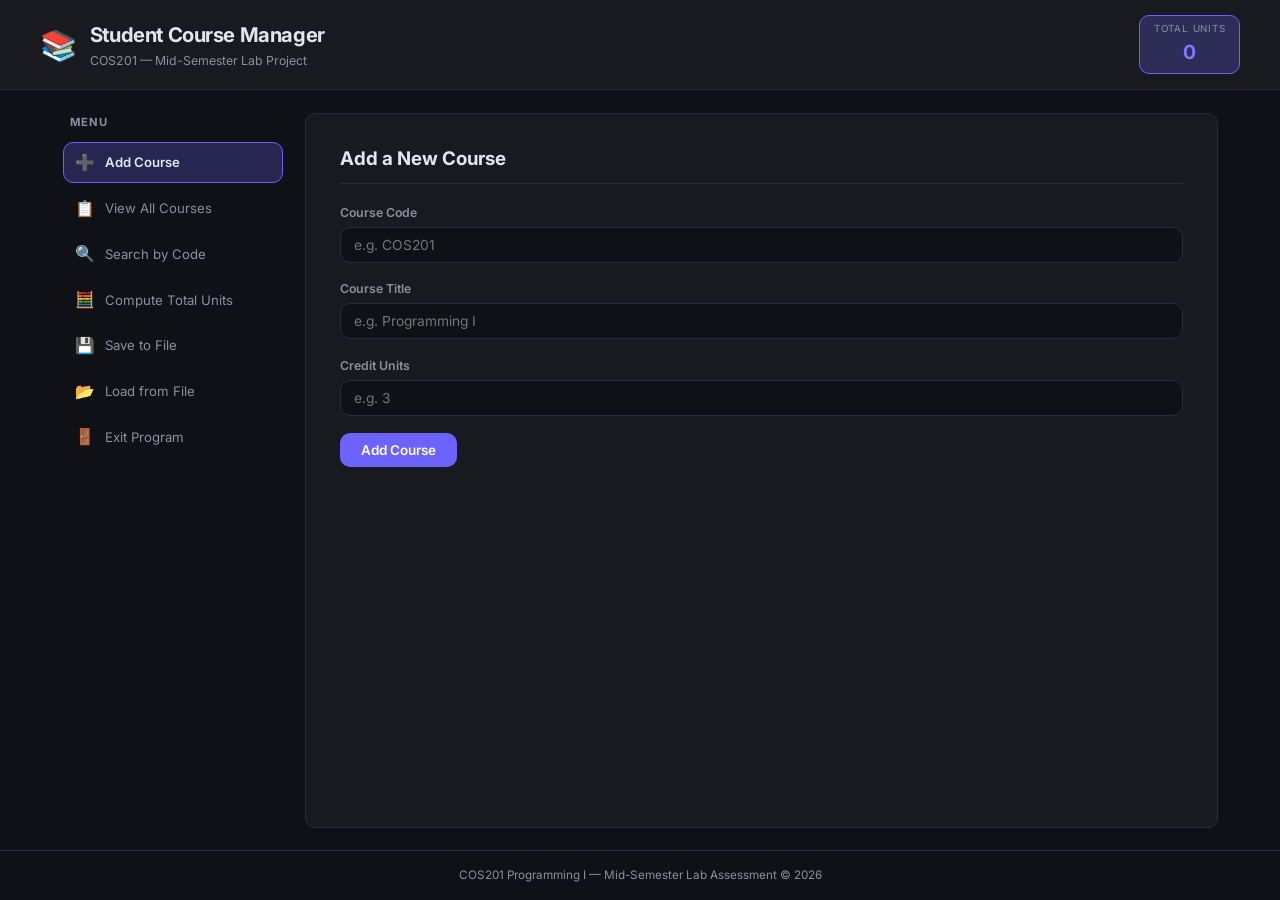
<file: index.html>
<!DOCTYPE html>
<html lang="en">

<head>
    <meta charset="UTF-8">
    <meta name="viewport" content="width=device-width, initial-scale=1.0">
    <meta name="description" content="Student Course Management System - COS201 Lab Assessment">
    <title>Student Course Management System</title>
    <link rel="stylesheet" href="style.css">
    <link href="https://fonts.googleapis.com/css2?family=Inter:wght@400;500;600;700&display=swap" rel="stylesheet">
</head>

<body>

    <!-- ===== Header ===== -->
    <header id="app-header">
        <div class="header-content">
            <div class="logo-group">
                <span class="logo-icon">📚</span>
                <div>
                    <h1>Student Course Manager</h1>
                    <p class="subtitle">COS201 — Mid-Semester Lab Project</p>
                </div>
            </div>
            <div id="unit-badge" class="badge" title="Total credit units">
                <span class="badge-label">Total Units</span>
                <span id="total-units" class="badge-value">0</span>
            </div>
        </div>
    </header>

    <!-- ===== Main Layout ===== -->
    <main id="app-main">

        <!-- Left Panel — Actions -->
        <aside id="action-panel">
            <h2 class="panel-title">Menu</h2>
            <nav>
                <button id="btn-add" class="menu-btn active" data-view="add-view">
                    <span class="menu-icon">➕</span> Add Course
                </button>
                <button id="btn-view" class="menu-btn" data-view="list-view">
                    <span class="menu-icon">📋</span> View All Courses
                </button>
                <button id="btn-search" class="menu-btn" data-view="search-view">
                    <span class="menu-icon">🔍</span> Search by Code
                </button>
                <button id="btn-units" class="menu-btn" data-view="units-view">
                    <span class="menu-icon">🧮</span> Compute Total Units
                </button>
                <button id="btn-save" class="menu-btn" data-view="save-view">
                    <span class="menu-icon">💾</span> Save to File
                </button>
                <button id="btn-load" class="menu-btn" data-view="load-view">
                    <span class="menu-icon">📂</span> Load from File
                </button>
                <button id="btn-exit" class="menu-btn exit-btn" data-view="exit-view">
                    <span class="menu-icon">🚪</span> Exit Program
                </button>
            </nav>
        </aside>

        <!-- Right Panel — Content Views -->
        <section id="content-panel">

            <!-- 1. Add Course View -->
            <div id="add-view" class="view active">
                <h2>Add a New Course</h2>
                <form id="add-form" autocomplete="off">
                    <div class="form-group">
                        <label for="input-code">Course Code</label>
                        <input type="text" id="input-code" placeholder="e.g. COS201" maxlength="10" required>
                    </div>
                    <div class="form-group">
                        <label for="input-title">Course Title</label>
                        <input type="text" id="input-title" placeholder="e.g. Programming I" maxlength="60" required>
                    </div>
                    <div class="form-group">
                        <label for="input-unit">Credit Units</label>
                        <input type="number" id="input-unit" placeholder="e.g. 3" min="1" max="12" required>
                    </div>
                    <button type="submit" id="submit-add" class="primary-btn">Add Course</button>
                </form>
                <div id="add-feedback" class="feedback"></div>
            </div>

            <!-- 2. View All Courses -->
            <div id="list-view" class="view">
                <h2>All Registered Courses</h2>
                <div id="course-table-wrap">
                    <table id="course-table">
                        <thead>
                            <tr>
                                <th>#</th>
                                <th>Code</th>
                                <th>Title</th>
                                <th>Units</th>
                                <th>Action</th>
                            </tr>
                        </thead>
                        <tbody id="course-tbody"></tbody>
                    </table>
                    <p id="empty-msg" class="empty-message">No courses added yet.</p>
                </div>
            </div>

            <!-- 3. Search View -->
            <div id="search-view" class="view">
                <h2>Search Course by Code</h2>
                <form id="search-form" autocomplete="off">
                    <div class="form-group inline">
                        <input type="text" id="search-input" placeholder="Enter course code…" maxlength="10" required>
                        <button type="submit" class="primary-btn">Search</button>
                    </div>
                </form>
                <div id="search-result" class="result-card hidden"></div>
            </div>

            <!-- 4. Compute Total Units -->
            <div id="units-view" class="view">
                <h2>Total Credit Units</h2>
                <div class="stats-card">
                    <p class="stat-number" id="stat-units">0</p>
                    <p class="stat-label">Total Credit Units</p>
                    <p class="stat-sub" id="stat-count">across 0 course(s)</p>
                </div>
            </div>

            <!-- 5. Save to File -->
            <div id="save-view" class="view">
                <h2>Save Courses to File</h2>
                <p class="view-desc">Download your current course list as a <strong>.txt</strong> file so you can reload
                    it later.</p>
                <button id="do-save" class="primary-btn">💾 Download Course File</button>
                <div id="save-feedback" class="feedback"></div>
            </div>

            <!-- 6. Load from File -->
            <div id="load-view" class="view">
                <h2>Load Courses from File</h2>
                <p class="view-desc">Select a previously saved <strong>.txt</strong> course file to load.</p>
                <label for="file-input" class="file-label">📂 Choose File</label>
                <input type="file" id="file-input" accept=".txt" hidden>
                <div id="load-feedback" class="feedback"></div>
            </div>

            <!-- 7. Exit View -->
            <div id="exit-view" class="view">
                <h2>Exit Program</h2>
                <div class="exit-card">
                    <p class="exit-emoji">👋</p>
                    <p>Thank you for using the <strong>Student Course Manager</strong>.</p>
                    <p class="exit-sub">You may close this browser tab to exit.</p>
                </div>
            </div>

        </section>
    </main>

    <!-- ===== Footer ===== -->
    <footer id="app-footer">
        <p>COS201 Programming I — Mid-Semester Lab Assessment &copy; 2026</p>
    </footer>

    <script src="app.js"></script>
</body>

</html>
</file>
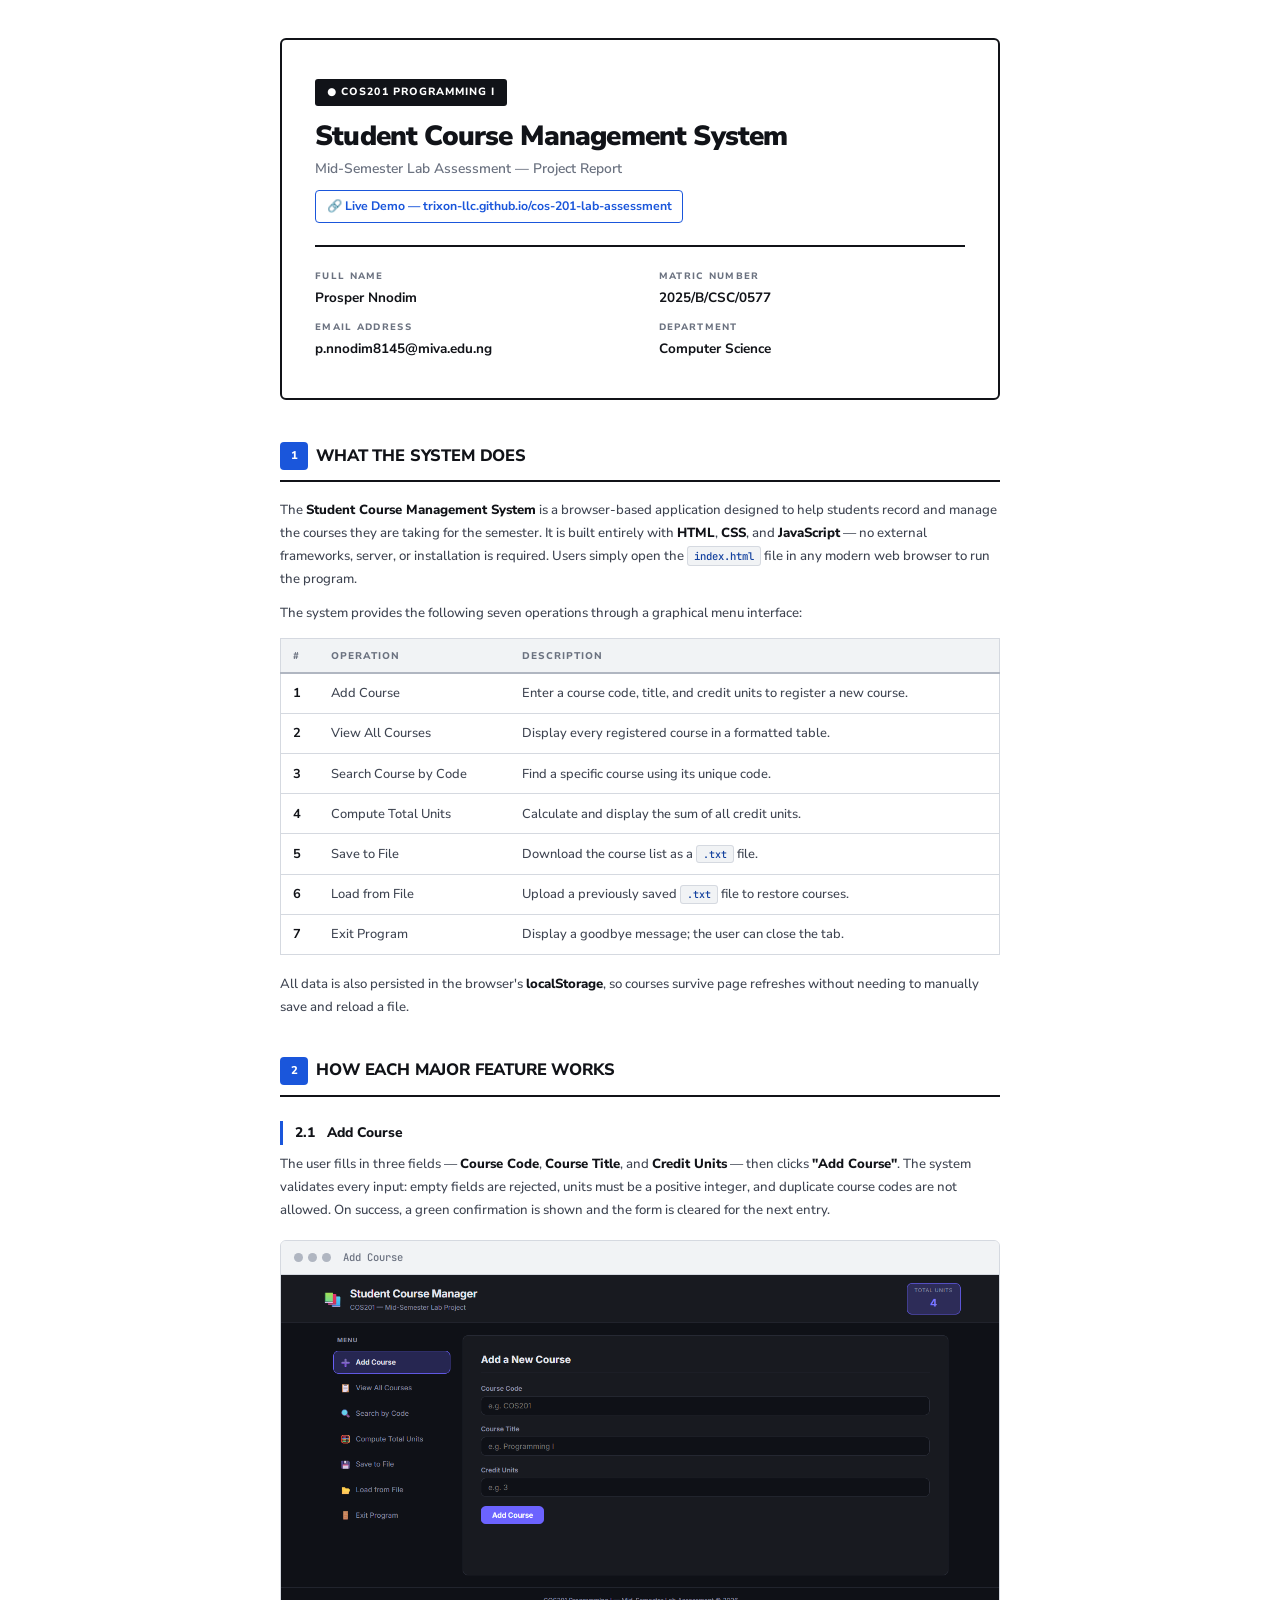
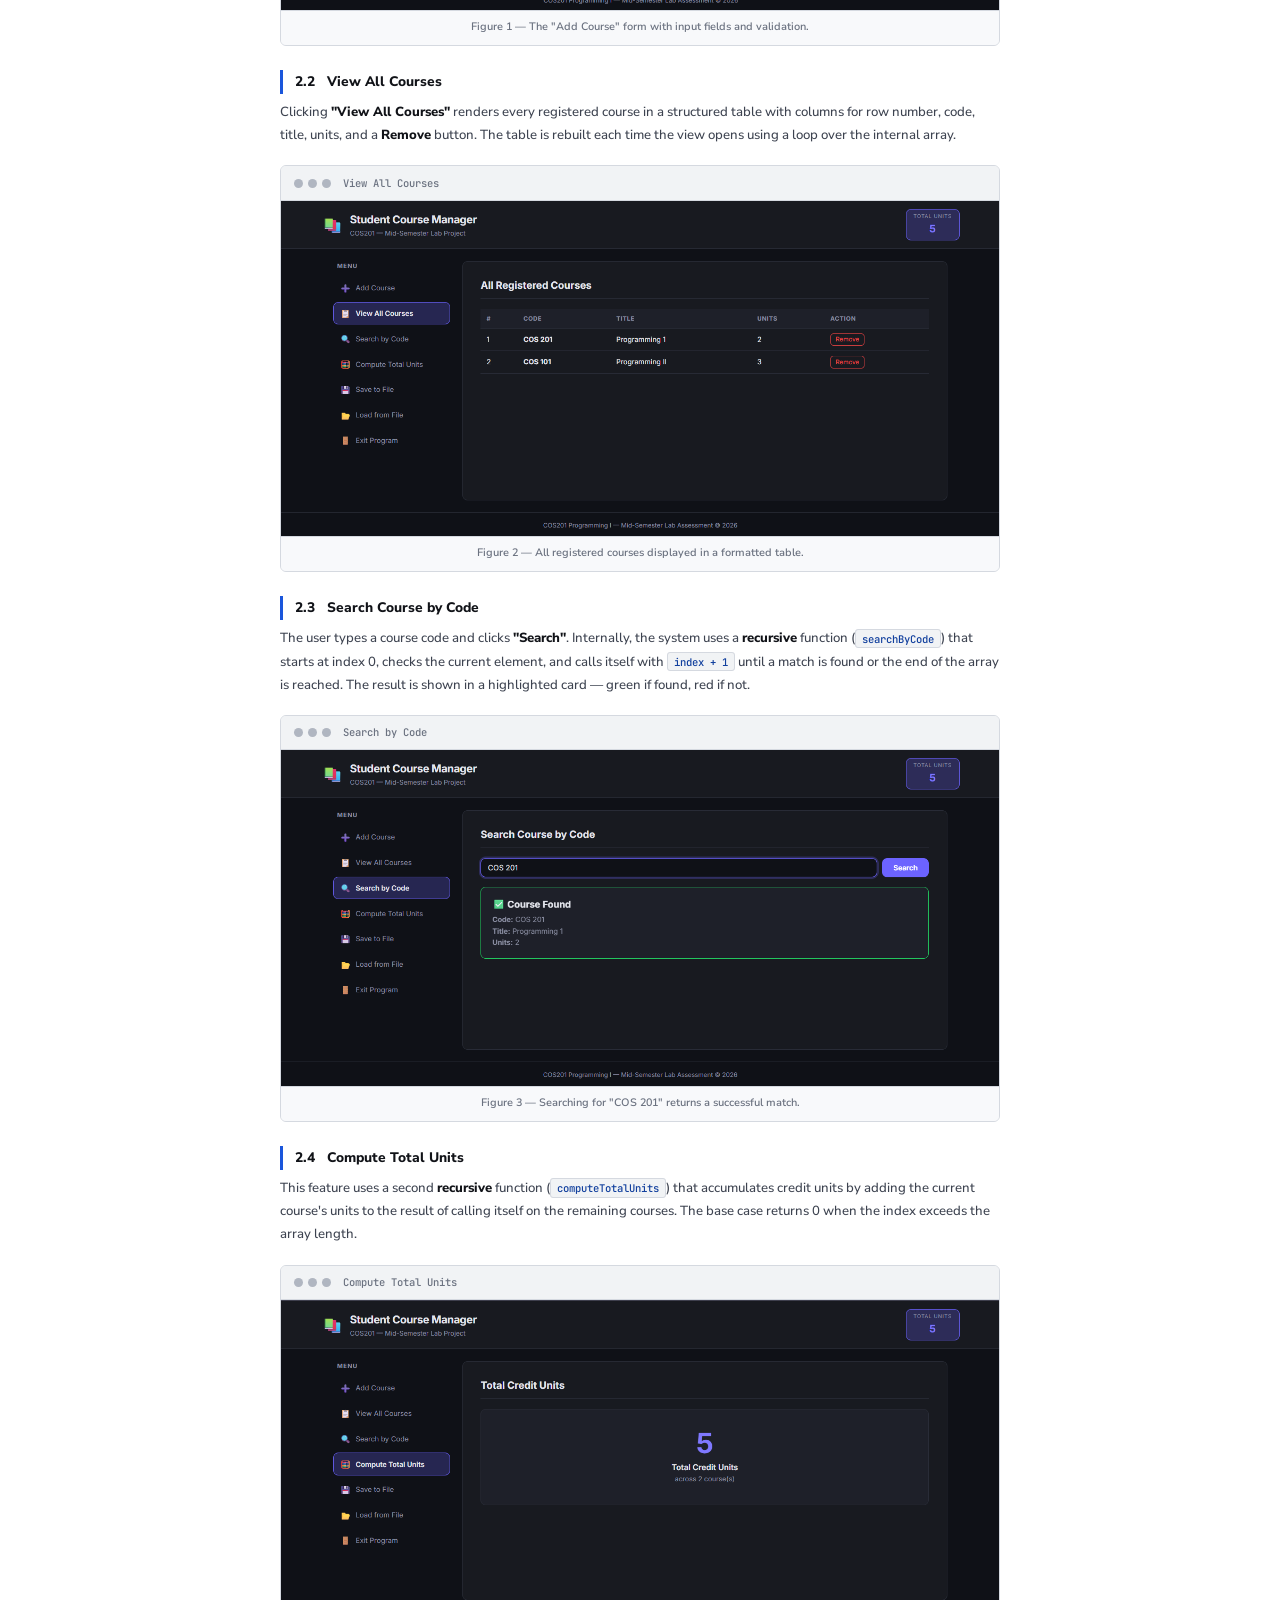
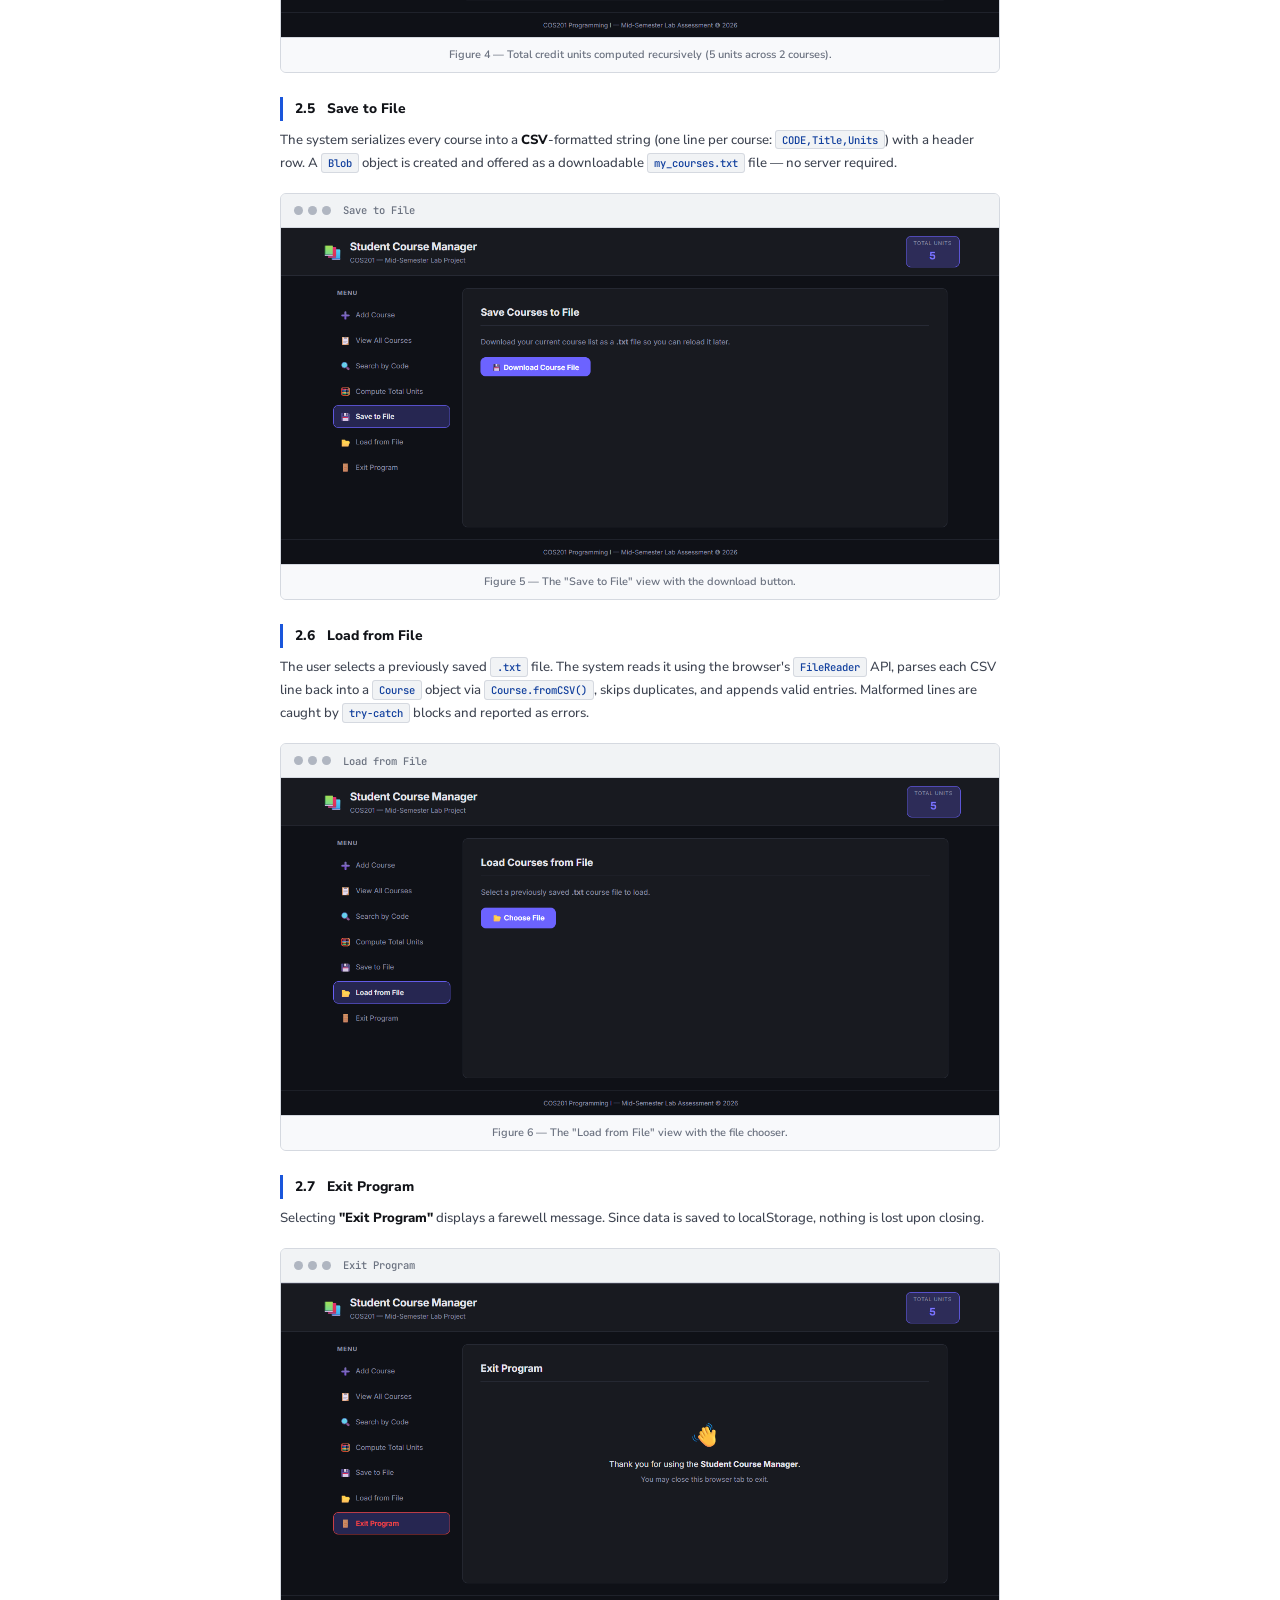
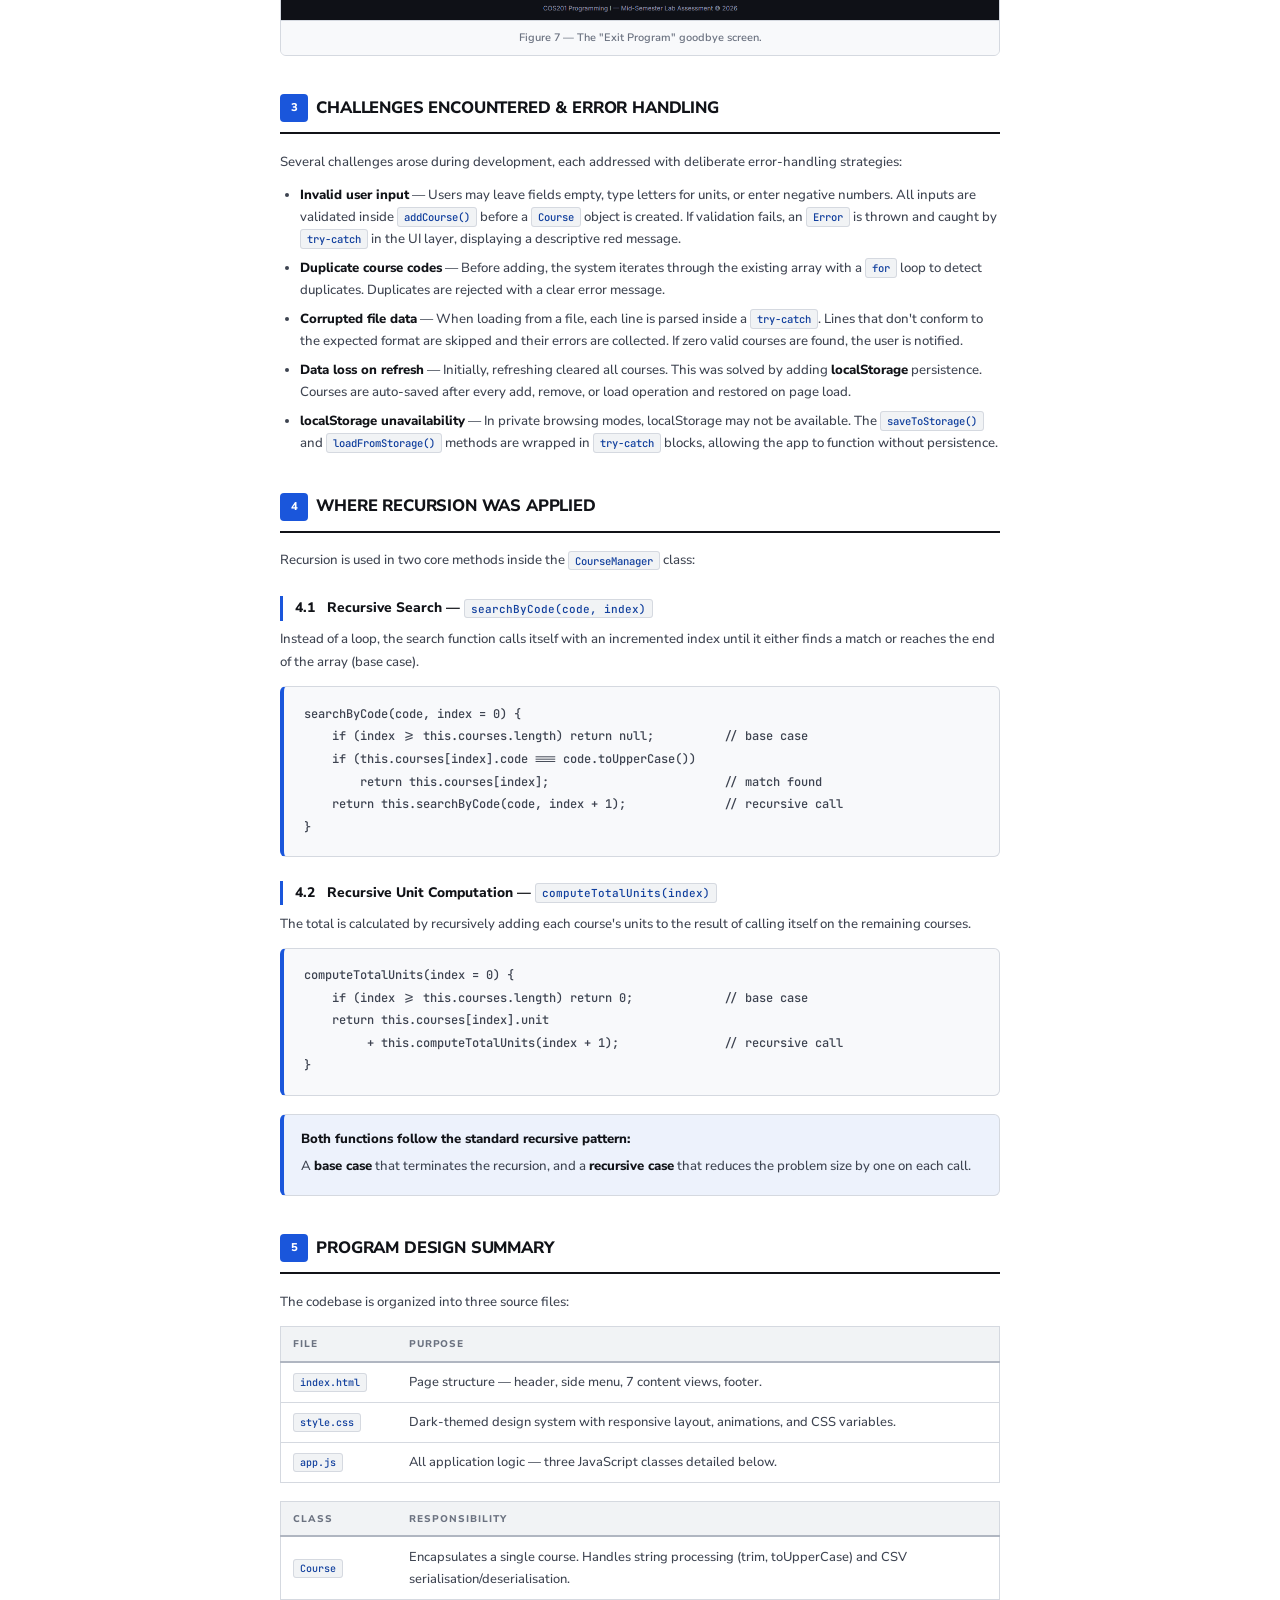
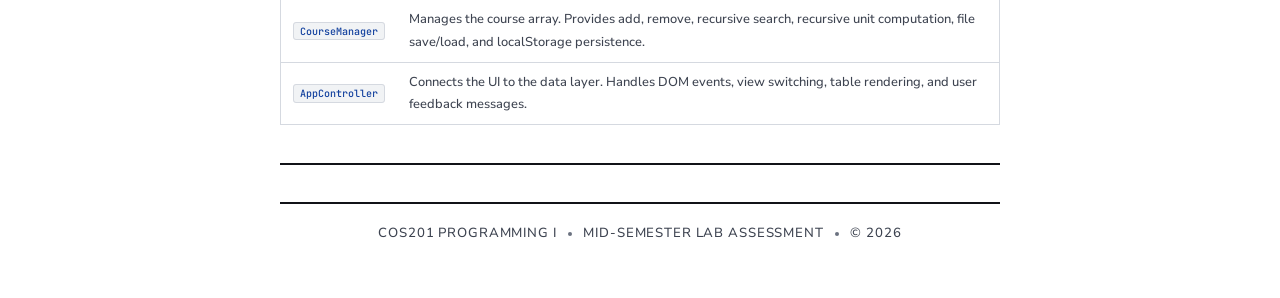
<file: report/report.html>
<!DOCTYPE html>
<html lang="en">

<head>
    <meta charset="UTF-8">
    <meta name="viewport" content="width=device-width, initial-scale=1.0">
    <title>COS201 Lab Report — Student Course Management System</title>
    <link href="https://fonts.googleapis.com/css2?family=Nunito+Sans:wght@400;500;600;700;800;900&display=swap"
        rel="stylesheet">
    <link href="https://fonts.googleapis.com/css2?family=JetBrains+Mono:wght@400;500&display=swap" rel="stylesheet">
    <style>
        /* =========================================================
           LIGHT CORPORATE REPORT — HARD & CLEAN
           ========================================================= */
        *,
        *::before,
        *::after {
            margin: 0;
            padding: 0;
            box-sizing: border-box;
        }

        :root {
            --bg: #ffffff;
            --surface: #f8f9fb;
            --surface-2: #f1f3f5;
            --border: #d5d9e0;
            --border-hard: #b0b6c1;
            --text: #111318;
            --text-2: #3d4350;
            --text-3: #6b7280;
            --accent: #1a56db;
            --accent-dark: #12409e;
            --accent-soft: rgba(26, 86, 219, 0.08);
            --font: 'Nunito Sans', -apple-system, BlinkMacSystemFont, 'Segoe UI', system-ui, sans-serif;
            --mono: 'JetBrains Mono', 'Consolas', 'Courier New', monospace;
            --radius: 6px;
        }

        html {
            font-size: 15px;
        }

        body {
            font-family: var(--font);
            background: var(--bg);
            color: var(--text);
            line-height: 1.75;
        }

        .container {
            max-width: 780px;
            margin: 0 auto;
            padding: 2.5rem 2rem 3.5rem;
        }

        /* ============================================
           COVER
           ============================================ */
        .cover {
            border: 2px solid var(--text);
            border-radius: var(--radius);
            background: var(--bg);
            padding: 2.5rem 2.2rem;
            margin-bottom: 2.8rem;
        }

        .cover-badge {
            display: inline-block;
            background: var(--text);
            color: #fff;
            font-size: .7rem;
            font-weight: 800;
            padding: .3rem .8rem;
            border-radius: 3px;
            text-transform: uppercase;
            letter-spacing: .1em;
            margin-bottom: 1rem;
        }

        .cover h1 {
            font-size: 1.85rem;
            font-weight: 900;
            letter-spacing: -0.03em;
            line-height: 1.15;
            margin-bottom: .3rem;
            color: var(--text);
        }

        .cover .tagline {
            font-size: .92rem;
            color: var(--text-3);
            font-weight: 600;
            margin-bottom: .6rem;
        }

        .cover .demo-link {
            display: inline-block;
            color: var(--accent);
            text-decoration: none;
            font-size: .82rem;
            font-weight: 700;
            padding: .3rem .7rem;
            border: 1.5px solid var(--accent);
            border-radius: 4px;
            margin-bottom: 1.5rem;
            transition: all .2s;
        }

        .cover .demo-link:hover {
            background: var(--accent);
            color: #fff;
        }

        /* Student Info Grid */
        .student-info {
            display: grid;
            grid-template-columns: 1fr 1fr;
            gap: .6rem 2.5rem;
            padding-top: 1.4rem;
            border-top: 2px solid var(--text);
        }

        .info-item {
            display: flex;
            flex-direction: column;
        }

        .info-label {
            font-size: .62rem;
            font-weight: 800;
            text-transform: uppercase;
            letter-spacing: .14em;
            color: var(--text-3);
            margin-bottom: .1rem;
        }

        .info-value {
            font-size: .9rem;
            font-weight: 700;
            color: var(--text);
        }

        /* ============================================
           SECTIONS
           ============================================ */
        .section {
            margin-bottom: 2.5rem;
        }

        .section-header {
            display: flex;
            align-items: center;
            gap: .55rem;
            margin-bottom: 1.1rem;
            padding-bottom: .65rem;
            border-bottom: 2px solid var(--text);
        }

        .section-number {
            display: inline-flex;
            align-items: center;
            justify-content: center;
            width: 28px;
            height: 28px;
            background: var(--accent);
            border-radius: 4px;
            font-size: .75rem;
            font-weight: 800;
            color: #fff;
            flex-shrink: 0;
        }

        .section-header h2 {
            font-size: 1.1rem;
            font-weight: 800;
            letter-spacing: -0.01em;
            text-transform: uppercase;
            color: var(--text);
        }

        h3 {
            font-size: .92rem;
            font-weight: 800;
            margin: 1.6rem 0 .5rem;
            color: var(--text);
            padding-left: .8rem;
            border-left: 3px solid var(--accent);
        }

        p {
            color: var(--text-2);
            margin-bottom: .75rem;
            font-size: .88rem;
            font-weight: 500;
        }

        strong {
            color: var(--text);
            font-weight: 800;
        }

        /* Lists */
        ul,
        ol {
            padding-left: 1.3rem;
            margin: .5rem 0 1rem;
        }

        li {
            color: var(--text-2);
            font-size: .88rem;
            font-weight: 500;
            margin-bottom: .5rem;
            line-height: 1.65;
        }

        li strong {
            color: var(--text);
        }

        /* Code */
        code {
            font-family: var(--mono);
            font-size: .8em;
            background: var(--surface-2);
            border: 1px solid var(--border);
            padding: .12rem .4rem;
            border-radius: 3px;
            color: var(--accent-dark);
            font-weight: 500;
        }

        pre {
            background: var(--surface);
            border: 1.5px solid var(--border);
            border-left: 4px solid var(--accent);
            border-radius: var(--radius);
            padding: 1.1rem 1.3rem;
            overflow-x: auto;
            margin: .8rem 0 1.2rem;
            font-size: .8rem;
            line-height: 1.8;
        }

        pre code {
            background: none;
            border: none;
            padding: 0;
            font-size: .8rem;
            color: var(--text-2);
        }

        /* Tables */
        table {
            width: 100%;
            border-collapse: collapse;
            margin: .8rem 0 1.2rem;
            font-size: .86rem;
            border: 1.5px solid var(--border);
        }

        th,
        td {
            text-align: left;
            padding: .55rem .8rem;
            border-bottom: 1px solid var(--border);
        }

        th {
            font-size: .65rem;
            font-weight: 800;
            text-transform: uppercase;
            letter-spacing: .1em;
            color: var(--text-3);
            background: var(--surface-2);
            border-bottom: 2px solid var(--border-hard);
        }

        td {
            color: var(--text-2);
            font-weight: 500;
        }

        td:first-child {
            color: var(--text);
            font-weight: 700;
        }

        td code {
            font-size: .78em;
        }

        /* Screenshots */
        .screenshot {
            margin: 1.2rem 0 1.6rem;
            border: 1.5px solid var(--border);
            border-radius: var(--radius);
            overflow: hidden;
            background: var(--surface);
        }

        .screenshot-bar {
            display: flex;
            align-items: center;
            gap: .35rem;
            padding: .5rem .85rem;
            background: var(--surface-2);
            border-bottom: 1px solid var(--border);
        }

        .screenshot-dot {
            width: 9px;
            height: 9px;
            border-radius: 50%;
            background: var(--border-hard);
        }

        .screenshot-bar span {
            font-size: .7rem;
            color: var(--text-3);
            margin-left: .4rem;
            font-family: var(--mono);
            font-weight: 500;
        }

        .screenshot img {
            width: 100%;
            display: block;
        }

        .screenshot figcaption {
            padding: .5rem .85rem;
            font-size: .72rem;
            color: var(--text-3);
            text-align: center;
            font-weight: 600;
            border-top: 1px solid var(--border);
            background: var(--surface);
        }

        /* Callout */
        .callout {
            border: 1.5px solid var(--border);
            border-left: 4px solid var(--accent);
            border-radius: var(--radius);
            padding: .9rem 1.1rem;
            background: var(--accent-soft);
            margin: .8rem 0 1.2rem;
        }

        .callout p {
            margin-bottom: .25rem;
        }

        /* Divider */
        hr {
            border: none;
            border-top: 2px solid var(--text);
            margin: 2.5rem 0;
        }

        /* Footer */
        .report-footer {
            text-align: center;
            padding-top: 1.2rem;
            border-top: 2px solid var(--text);
            font-size: .72rem;
            font-weight: 700;
            color: var(--text-3);
            text-transform: uppercase;
            letter-spacing: .08em;
        }

        .report-footer .dot {
            display: inline-block;
            width: 4px;
            height: 4px;
            border-radius: 50%;
            background: var(--text-3);
            margin: 0 .5rem;
            vertical-align: middle;
        }

        /* Print */
        @media print {
            body {
                padding: 0;
            }

            .container {
                padding: 1cm;
                max-width: none;
            }

            .cover .demo-link {
                border: 1px solid #333;
                color: #333;
            }

            .screenshot img {
                max-height: 260px;
                object-fit: contain;
            }

            .screenshot {
                page-break-inside: avoid;
            }

            h3 {
                page-break-after: avoid;
            }
        }

        /* Mobile */
        @media (max-width: 600px) {
            .student-info {
                grid-template-columns: 1fr;
            }

            .cover {
                padding: 1.8rem 1.3rem;
            }

            .cover h1 {
                font-size: 1.45rem;
            }
        }
    </style>
</head>

<body>

    <div class="container">

        <!-- ============================================ -->
        <!-- COVER                                        -->
        <!-- ============================================ -->
        <header class="cover">
            <div class="cover-badge">● COS201 Programming I</div>
            <h1>Student Course Management System</h1>
            <p class="tagline">Mid-Semester Lab Assessment — Project Report</p>
            <a href="https://trixon-llc.github.io/cos-201-lab-assessment" target="_blank" class="demo-link">🔗 Live Demo
                — trixon-llc.github.io/cos-201-lab-assessment</a>

            <div class="student-info">
                <div class="info-item">
                    <span class="info-label">Full Name</span>
                    <span class="info-value">Prosper Nnodim</span>
                </div>
                <div class="info-item">
                    <span class="info-label">Matric Number</span>
                    <span class="info-value">2025/B/CSC/0577</span>
                </div>
                <div class="info-item">
                    <span class="info-label">Email Address</span>
                    <span class="info-value">p.nnodim8145@miva.edu.ng</span>
                </div>
                <div class="info-item">
                    <span class="info-label">Department</span>
                    <span class="info-value">Computer Science</span>
                </div>
            </div>
        </header>

        <!-- ============================================ -->
        <!-- 1. WHAT THE SYSTEM DOES                      -->
        <!-- ============================================ -->
        <div class="section">
            <div class="section-header">
                <span class="section-number">1</span>
                <h2>What the System Does</h2>
            </div>

            <p>
                The <strong>Student Course Management System</strong> is a browser-based application
                designed to help students record and manage the courses they are taking for the
                semester. It is built entirely with <strong>HTML</strong>, <strong>CSS</strong>, and
                <strong>JavaScript</strong> — no external frameworks, server, or installation is
                required. Users simply open the <code>index.html</code> file in any modern web
                browser to run the program.
            </p>

            <p>The system provides the following seven operations through a graphical menu interface:</p>

            <table>
                <thead>
                    <tr>
                        <th>#</th>
                        <th>Operation</th>
                        <th>Description</th>
                    </tr>
                </thead>
                <tbody>
                    <tr>
                        <td>1</td>
                        <td>Add Course</td>
                        <td>Enter a course code, title, and credit units to register a new course.</td>
                    </tr>
                    <tr>
                        <td>2</td>
                        <td>View All Courses</td>
                        <td>Display every registered course in a formatted table.</td>
                    </tr>
                    <tr>
                        <td>3</td>
                        <td>Search Course by Code</td>
                        <td>Find a specific course using its unique code.</td>
                    </tr>
                    <tr>
                        <td>4</td>
                        <td>Compute Total Units</td>
                        <td>Calculate and display the sum of all credit units.</td>
                    </tr>
                    <tr>
                        <td>5</td>
                        <td>Save to File</td>
                        <td>Download the course list as a <code>.txt</code> file.</td>
                    </tr>
                    <tr>
                        <td>6</td>
                        <td>Load from File</td>
                        <td>Upload a previously saved <code>.txt</code> file to restore courses.</td>
                    </tr>
                    <tr>
                        <td>7</td>
                        <td>Exit Program</td>
                        <td>Display a goodbye message; the user can close the tab.</td>
                    </tr>
                </tbody>
            </table>

            <p>
                All data is also persisted in the browser's <strong>localStorage</strong>, so courses
                survive page refreshes without needing to manually save and reload a file.
            </p>
        </div>

        <!-- ============================================ -->
        <!-- 2. HOW EACH FEATURE WORKS                    -->
        <!-- ============================================ -->
        <div class="section">
            <div class="section-header">
                <span class="section-number">2</span>
                <h2>How Each Major Feature Works</h2>
            </div>

            <!-- 2.1 -->
            <h3>2.1 &nbsp; Add Course</h3>
            <p>
                The user fills in three fields — <strong>Course Code</strong>,
                <strong>Course Title</strong>, and <strong>Credit Units</strong> — then clicks
                <strong>"Add Course"</strong>. The system validates every input: empty fields are
                rejected, units must be a positive integer, and duplicate course codes are not
                allowed. On success, a green confirmation is shown and the form is cleared for
                the next entry.
            </p>
            <figure class="screenshot">
                <div class="screenshot-bar">
                    <div class="screenshot-dot"></div>
                    <div class="screenshot-dot"></div>
                    <div class="screenshot-dot"></div>
                    <span>Add Course</span>
                </div>
                <img src="img (1).png" alt="Add Course view">
                <figcaption>Figure 1 — The "Add Course" form with input fields and validation.</figcaption>
            </figure>

            <!-- 2.2 -->
            <h3>2.2 &nbsp; View All Courses</h3>
            <p>
                Clicking <strong>"View All Courses"</strong> renders every registered course
                in a structured table with columns for row number, code, title, units, and a
                <strong>Remove</strong> button. The table is rebuilt each time the view opens
                using a loop over the internal array.
            </p>
            <figure class="screenshot">
                <div class="screenshot-bar">
                    <div class="screenshot-dot"></div>
                    <div class="screenshot-dot"></div>
                    <div class="screenshot-dot"></div>
                    <span>View All Courses</span>
                </div>
                <img src="img (2).png" alt="View All Courses">
                <figcaption>Figure 2 — All registered courses displayed in a formatted table.</figcaption>
            </figure>

            <!-- 2.3 -->
            <h3>2.3 &nbsp; Search Course by Code</h3>
            <p>
                The user types a course code and clicks <strong>"Search"</strong>. Internally, the
                system uses a <strong>recursive</strong> function (<code>searchByCode</code>) that
                starts at index&nbsp;0, checks the current element, and calls itself with
                <code>index + 1</code> until a match is found or the end of the array is reached.
                The result is shown in a highlighted card — green if found, red if not.
            </p>
            <figure class="screenshot">
                <div class="screenshot-bar">
                    <div class="screenshot-dot"></div>
                    <div class="screenshot-dot"></div>
                    <div class="screenshot-dot"></div>
                    <span>Search by Code</span>
                </div>
                <img src="img (3).png" alt="Search result">
                <figcaption>Figure 3 — Searching for "COS 201" returns a successful match.</figcaption>
            </figure>

            <!-- 2.4 -->
            <h3>2.4 &nbsp; Compute Total Units</h3>
            <p>
                This feature uses a second <strong>recursive</strong> function
                (<code>computeTotalUnits</code>) that accumulates credit units by adding the
                current course's units to the result of calling itself on the remaining courses.
                The base case returns&nbsp;0 when the index exceeds the array length.
            </p>
            <figure class="screenshot">
                <div class="screenshot-bar">
                    <div class="screenshot-dot"></div>
                    <div class="screenshot-dot"></div>
                    <div class="screenshot-dot"></div>
                    <span>Compute Total Units</span>
                </div>
                <img src="img (4).png" alt="Total credit units">
                <figcaption>Figure 4 — Total credit units computed recursively (5 units across 2 courses).</figcaption>
            </figure>

            <!-- 2.5 -->
            <h3>2.5 &nbsp; Save to File</h3>
            <p>
                The system serializes every course into a <strong>CSV</strong>-formatted string
                (one line per course: <code>CODE,Title,Units</code>) with a header row. A
                <code>Blob</code> object is created and offered as a downloadable
                <code>my_courses.txt</code> file — no server required.
            </p>
            <figure class="screenshot">
                <div class="screenshot-bar">
                    <div class="screenshot-dot"></div>
                    <div class="screenshot-dot"></div>
                    <div class="screenshot-dot"></div>
                    <span>Save to File</span>
                </div>
                <img src="img (5).png" alt="Save to File">
                <figcaption>Figure 5 — The "Save to File" view with the download button.</figcaption>
            </figure>

            <!-- 2.6 -->
            <h3>2.6 &nbsp; Load from File</h3>
            <p>
                The user selects a previously saved <code>.txt</code> file. The system reads it
                using the browser's <code>FileReader</code> API, parses each CSV line back into
                a <code>Course</code> object via <code>Course.fromCSV()</code>, skips duplicates,
                and appends valid entries. Malformed lines are caught by <code>try-catch</code>
                blocks and reported as errors.
            </p>
            <figure class="screenshot">
                <div class="screenshot-bar">
                    <div class="screenshot-dot"></div>
                    <div class="screenshot-dot"></div>
                    <div class="screenshot-dot"></div>
                    <span>Load from File</span>
                </div>
                <img src="img (6).png" alt="Load from File">
                <figcaption>Figure 6 — The "Load from File" view with the file chooser.</figcaption>
            </figure>

            <!-- 2.7 -->
            <h3>2.7 &nbsp; Exit Program</h3>
            <p>
                Selecting <strong>"Exit Program"</strong> displays a farewell message. Since data
                is saved to localStorage, nothing is lost upon closing.
            </p>
            <figure class="screenshot">
                <div class="screenshot-bar">
                    <div class="screenshot-dot"></div>
                    <div class="screenshot-dot"></div>
                    <div class="screenshot-dot"></div>
                    <span>Exit Program</span>
                </div>
                <img src="img (7).png" alt="Exit view">
                <figcaption>Figure 7 — The "Exit Program" goodbye screen.</figcaption>
            </figure>
        </div>

        <!-- ============================================ -->
        <!-- 3. CHALLENGES & ERROR HANDLING               -->
        <!-- ============================================ -->
        <div class="section">
            <div class="section-header">
                <span class="section-number">3</span>
                <h2>Challenges Encountered &amp; Error Handling</h2>
            </div>

            <p>Several challenges arose during development, each addressed with deliberate error-handling strategies:
            </p>

            <ul>
                <li>
                    <strong>Invalid user input</strong> — Users may leave fields empty, type letters for
                    units, or enter negative numbers. All inputs are validated inside
                    <code>addCourse()</code> before a <code>Course</code> object is created.
                    If validation fails, an <code>Error</code> is thrown and caught by
                    <code>try-catch</code> in the UI layer, displaying a descriptive red message.
                </li>
                <li>
                    <strong>Duplicate course codes</strong> — Before adding, the system iterates
                    through the existing array with a <code>for</code> loop to detect duplicates.
                    Duplicates are rejected with a clear error message.
                </li>
                <li>
                    <strong>Corrupted file data</strong> — When loading from a file, each line is
                    parsed inside a <code>try-catch</code>. Lines that don't conform to the
                    expected format are skipped and their errors are collected. If zero valid
                    courses are found, the user is notified.
                </li>
                <li>
                    <strong>Data loss on refresh</strong> — Initially, refreshing cleared all
                    courses. This was solved by adding <strong>localStorage</strong> persistence.
                    Courses are auto-saved after every add, remove, or load operation and
                    restored on page load.
                </li>
                <li>
                    <strong>localStorage unavailability</strong> — In private browsing modes,
                    localStorage may not be available. The <code>saveToStorage()</code> and
                    <code>loadFromStorage()</code> methods are wrapped in <code>try-catch</code>
                    blocks, allowing the app to function without persistence.
                </li>
            </ul>
        </div>

        <!-- ============================================ -->
        <!-- 4. WHERE RECURSION WAS APPLIED               -->
        <!-- ============================================ -->
        <div class="section">
            <div class="section-header">
                <span class="section-number">4</span>
                <h2>Where Recursion Was Applied</h2>
            </div>

            <p>Recursion is used in two core methods inside the <code>CourseManager</code> class:</p>

            <h3>4.1 &nbsp; Recursive Search — <code>searchByCode(code, index)</code></h3>
            <p>
                Instead of a loop, the search function calls itself with an incremented index
                until it either finds a match or reaches the end of the array (base case).
            </p>
            <pre><code>searchByCode(code, index = 0) {
    if (index >= this.courses.length) return null;          // base case
    if (this.courses[index].code === code.toUpperCase())
        return this.courses[index];                         // match found
    return this.searchByCode(code, index + 1);              // recursive call
}</code></pre>

            <h3>4.2 &nbsp; Recursive Unit Computation — <code>computeTotalUnits(index)</code></h3>
            <p>
                The total is calculated by recursively adding each course's units to the result
                of calling itself on the remaining courses.
            </p>
            <pre><code>computeTotalUnits(index = 0) {
    if (index >= this.courses.length) return 0;             // base case
    return this.courses[index].unit
         + this.computeTotalUnits(index + 1);               // recursive call
}</code></pre>

            <div class="callout">
                <p><strong>Both functions follow the standard recursive pattern:</strong></p>
                <p>A <strong>base case</strong> that terminates the recursion, and a <strong>recursive case</strong>
                    that reduces the problem size by one on each call.</p>
            </div>
        </div>

        <!-- ============================================ -->
        <!-- 5. PROGRAM DESIGN SUMMARY                    -->
        <!-- ============================================ -->
        <div class="section">
            <div class="section-header">
                <span class="section-number">5</span>
                <h2>Program Design Summary</h2>
            </div>

            <p>The codebase is organized into three source files:</p>

            <table>
                <thead>
                    <tr>
                        <th>File</th>
                        <th>Purpose</th>
                    </tr>
                </thead>
                <tbody>
                    <tr>
                        <td><code>index.html</code></td>
                        <td>Page structure — header, side menu, 7 content views, footer.</td>
                    </tr>
                    <tr>
                        <td><code>style.css</code></td>
                        <td>Dark-themed design system with responsive layout, animations, and CSS variables.</td>
                    </tr>
                    <tr>
                        <td><code>app.js</code></td>
                        <td>All application logic — three JavaScript classes detailed below.</td>
                    </tr>
                </tbody>
            </table>

            <table>
                <thead>
                    <tr>
                        <th>Class</th>
                        <th>Responsibility</th>
                    </tr>
                </thead>
                <tbody>
                    <tr>
                        <td><code>Course</code></td>
                        <td>Encapsulates a single course. Handles string processing (trim, toUpperCase) and CSV
                            serialisation/deserialisation.</td>
                    </tr>
                    <tr>
                        <td><code>CourseManager</code></td>
                        <td>Manages the course array. Provides add, remove, recursive search, recursive unit
                            computation, file save/load, and localStorage persistence.</td>
                    </tr>
                    <tr>
                        <td><code>AppController</code></td>
                        <td>Connects the UI to the data layer. Handles DOM events, view switching, table rendering, and
                            user feedback messages.</td>
                    </tr>
                </tbody>
            </table>
        </div>

        <hr>

        <!-- ============================================ -->
        <!-- FOOTER                                       -->
        <!-- ============================================ -->
        <footer class="report-footer">
            <p>
                COS201 Programming I
                <span class="dot"></span>
                Mid-Semester Lab Assessment
                <span class="dot"></span>
                &copy; 2026
            </p>
        </footer>

    </div>

</body>

</html>
</file>
<file: style.css>
/* ============================================================
   style.css — Student Course Management System
   COS201 Programming I — Mid-Semester Lab Assessment
   ============================================================ */

/* ---------- Reset & Base ---------- */
*,
*::before,
*::after {
    margin: 0;
    padding: 0;
    box-sizing: border-box;
}

:root {
    --bg: #0f1117;
    --surface: #181a20;
    --surface-alt: #1e2029;
    --border: #2a2d38;
    --text: #e4e6ed;
    --text-muted: #8b8fa3;
    --accent: #6c63ff;
    --accent-hover: #7f78ff;
    --accent-glow: rgba(108, 99, 255, .25);
    --success: #22c55e;
    --danger: #ef4444;
    --warning: #f59e0b;
    --radius: 10px;
    --transition: .25s ease;
}

html {
    font-size: 15px;
    scroll-behavior: smooth;
}

body {
    font-family: 'Inter', system-ui, -apple-system, sans-serif;
    background: var(--bg);
    color: var(--text);
    min-height: 100vh;
    display: flex;
    flex-direction: column;
    line-height: 1.6;
}

/* ---------- Header ---------- */
#app-header {
    background: var(--surface);
    border-bottom: 1px solid var(--border);
    padding: 1rem 2rem;
    position: sticky;
    top: 0;
    z-index: 50;
    backdrop-filter: blur(12px);
}

.header-content {
    max-width: 1200px;
    margin: 0 auto;
    display: flex;
    justify-content: space-between;
    align-items: center;
}

.logo-group {
    display: flex;
    align-items: center;
    gap: .85rem;
}

.logo-icon {
    font-size: 2rem;
}

.header-content h1 {
    font-size: 1.35rem;
    font-weight: 700;
    letter-spacing: -.02em;
}

.subtitle {
    color: var(--text-muted);
    font-size: .82rem;
}

/* Badge */
.badge {
    display: flex;
    flex-direction: column;
    align-items: center;
    background: var(--accent-glow);
    border: 1px solid var(--accent);
    border-radius: var(--radius);
    padding: .35rem .9rem;
    cursor: default;
}

.badge-label {
    font-size: .65rem;
    text-transform: uppercase;
    letter-spacing: .08em;
    color: var(--text-muted);
}

.badge-value {
    font-size: 1.3rem;
    font-weight: 700;
    color: var(--accent-hover);
}

/* ---------- Main Layout ---------- */
#app-main {
    max-width: 1200px;
    width: 100%;
    margin: 1.5rem auto;
    padding: 0 1.5rem;
    display: flex;
    gap: 1.5rem;
    flex: 1;
}

/* ---------- Side Panel ---------- */
#action-panel {
    width: 220px;
    flex-shrink: 0;
}

.panel-title {
    font-size: .75rem;
    text-transform: uppercase;
    letter-spacing: .1em;
    color: var(--text-muted);
    margin-bottom: .75rem;
    padding-left: .5rem;
}

nav {
    display: flex;
    flex-direction: column;
    gap: .35rem;
}

.menu-btn {
    display: flex;
    align-items: center;
    gap: .6rem;
    width: 100%;
    padding: .65rem .75rem;
    background: transparent;
    border: 1px solid transparent;
    border-radius: var(--radius);
    color: var(--text-muted);
    font-size: .88rem;
    font-family: inherit;
    cursor: pointer;
    transition: all var(--transition);
}

.menu-btn:hover {
    background: var(--surface-alt);
    color: var(--text);
}

.menu-btn.active {
    background: var(--accent-glow);
    border-color: var(--accent);
    color: var(--text);
    font-weight: 600;
}

.menu-btn.exit-btn:hover {
    border-color: var(--danger);
    color: var(--danger);
}

.menu-icon {
    font-size: 1.05rem;
    width: 1.4rem;
    text-align: center;
}

/* ---------- Content Panel ---------- */
#content-panel {
    flex: 1;
    background: var(--surface);
    border: 1px solid var(--border);
    border-radius: var(--radius);
    padding: 2rem 2.25rem;
    min-height: 450px;
    position: relative;
    overflow: hidden;
}

.view {
    display: none;
    animation: fadeIn .3s ease;
}

.view.active {
    display: block;
}

@keyframes fadeIn {
    from { opacity: 0; transform: translateY(8px); }
    to   { opacity: 1; transform: translateY(0); }
}

.view h2 {
    font-size: 1.25rem;
    font-weight: 700;
    margin-bottom: 1.25rem;
    padding-bottom: .6rem;
    border-bottom: 1px solid var(--border);
}

/* ---------- Forms ---------- */
.form-group {
    margin-bottom: 1.1rem;
}

.form-group label {
    display: block;
    font-size: .82rem;
    font-weight: 600;
    margin-bottom: .3rem;
    color: var(--text-muted);
}

.form-group input[type="text"],
.form-group input[type="number"] {
    width: 100%;
    padding: .6rem .85rem;
    background: var(--bg);
    border: 1px solid var(--border);
    border-radius: var(--radius);
    color: var(--text);
    font-family: inherit;
    font-size: .92rem;
    transition: border-color var(--transition);
}

.form-group input:focus {
    outline: none;
    border-color: var(--accent);
    box-shadow: 0 0 0 3px var(--accent-glow);
}

.form-group.inline {
    display: flex;
    gap: .6rem;
}

.form-group.inline input {
    flex: 1;
}

/* Buttons */
.primary-btn {
    padding: .6rem 1.4rem;
    background: var(--accent);
    border: none;
    border-radius: var(--radius);
    color: #fff;
    font-family: inherit;
    font-size: .9rem;
    font-weight: 600;
    cursor: pointer;
    transition: background var(--transition), transform .15s ease;
}

.primary-btn:hover {
    background: var(--accent-hover);
    transform: translateY(-1px);
}

.primary-btn:active {
    transform: translateY(0);
}

/* ---------- Feedback ---------- */
.feedback {
    margin-top: 1rem;
    padding: .65rem 1rem;
    border-radius: var(--radius);
    font-size: .88rem;
    display: none;
}

.feedback.show {
    display: block;
    animation: fadeIn .25s ease;
}

.feedback.success {
    background: rgba(34, 197, 94, .12);
    border: 1px solid var(--success);
    color: var(--success);
}

.feedback.error {
    background: rgba(239, 68, 68, .12);
    border: 1px solid var(--danger);
    color: var(--danger);
}

/* ---------- Table ---------- */
#course-table-wrap {
    overflow-x: auto;
}

#course-table {
    width: 100%;
    border-collapse: collapse;
}

#course-table th,
#course-table td {
    text-align: left;
    padding: .6rem .75rem;
    border-bottom: 1px solid var(--border);
    font-size: .88rem;
}

#course-table th {
    font-size: .75rem;
    text-transform: uppercase;
    letter-spacing: .06em;
    color: var(--text-muted);
    background: var(--surface-alt);
}

#course-table tr:hover td {
    background: var(--surface-alt);
}

.delete-btn {
    padding: .25rem .6rem;
    background: transparent;
    border: 1px solid var(--danger);
    border-radius: 6px;
    color: var(--danger);
    cursor: pointer;
    font-size: .78rem;
    font-family: inherit;
    transition: all var(--transition);
}

.delete-btn:hover {
    background: var(--danger);
    color: #fff;
}

.empty-message {
    text-align: center;
    color: var(--text-muted);
    padding: 2.5rem 0;
    font-style: italic;
}

/* ---------- Search Result Card ---------- */
.result-card {
    margin-top: 1.2rem;
    padding: 1.2rem 1.4rem;
    background: var(--surface-alt);
    border: 1px solid var(--border);
    border-radius: var(--radius);
}

.result-card.hidden {
    display: none;
}

.result-card.found {
    border-color: var(--success);
}

.result-card.not-found {
    border-color: var(--danger);
}

.result-card h3 {
    margin-bottom: .3rem;
}

.result-card p {
    color: var(--text-muted);
    font-size: .9rem;
}

/* ---------- Stats Card ---------- */
.stats-card {
    text-align: center;
    padding: 2.5rem 1rem;
    background: var(--surface-alt);
    border-radius: var(--radius);
    border: 1px solid var(--border);
}

.stat-number {
    font-size: 3.5rem;
    font-weight: 700;
    color: var(--accent-hover);
    line-height: 1;
}

.stat-label {
    margin-top: .5rem;
    font-size: 1rem;
    color: var(--text);
    font-weight: 600;
}

.stat-sub {
    color: var(--text-muted);
    font-size: .85rem;
}

/* ---------- File views ---------- */
.view-desc {
    color: var(--text-muted);
    margin-bottom: 1.2rem;
    font-size: .92rem;
}

.file-label {
    display: inline-block;
    padding: .6rem 1.4rem;
    background: var(--accent);
    border-radius: var(--radius);
    color: #fff;
    font-weight: 600;
    font-size: .9rem;
    cursor: pointer;
    transition: background var(--transition), transform .15s ease;
}

.file-label:hover {
    background: var(--accent-hover);
    transform: translateY(-1px);
}

/* ---------- Exit Card ---------- */
.exit-card {
    text-align: center;
    padding: 3rem 1rem;
}

.exit-emoji {
    font-size: 3rem;
    margin-bottom: .5rem;
}

.exit-sub {
    color: var(--text-muted);
    margin-top: .4rem;
    font-size: .88rem;
}

/* ---------- Footer ---------- */
#app-footer {
    text-align: center;
    padding: 1rem;
    font-size: .78rem;
    color: var(--text-muted);
    border-top: 1px solid var(--border);
}

/* ---------- Responsive ---------- */
@media (max-width: 768px) {
    #app-main {
        flex-direction: column;
    }

    #action-panel {
        width: 100%;
    }

    nav {
        flex-direction: row;
        flex-wrap: wrap;
        gap: .4rem;
    }

    .menu-btn {
        flex: 1 1 auto;
        justify-content: center;
        font-size: .8rem;
        padding: .5rem .5rem;
    }

    #content-panel {
        padding: 1.5rem 1.2rem;
    }
}
</file>
